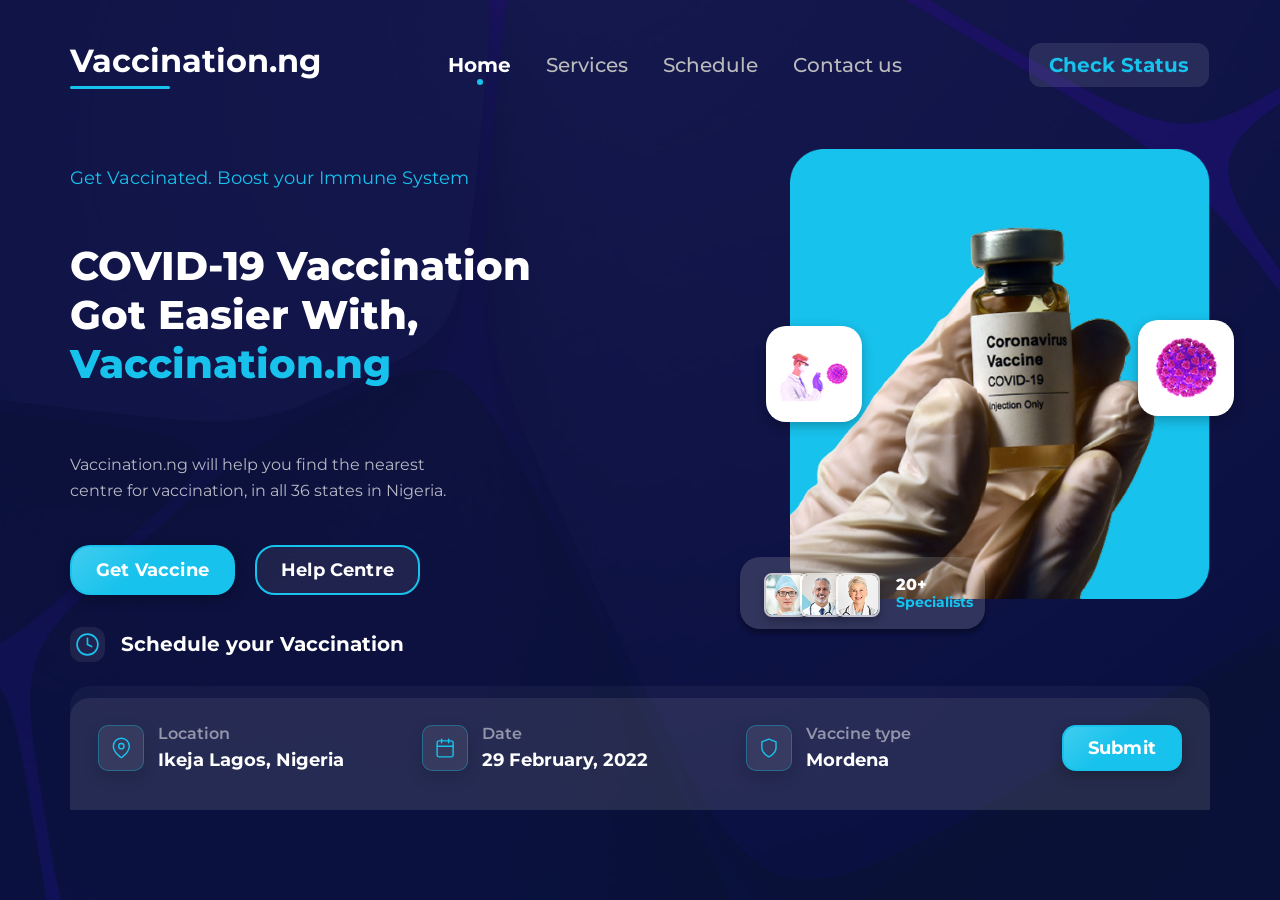
<file: templates/index.html>
<!DOCTYPE html>
<html lang="en">
<head>
    <meta charset="UTF-8"/>
    <meta name="viewport" content="width=device-width, initial-scale=1.0"/>
    <link
            rel="stylesheet"
            href="https://fonts.googleapis.com/css2?family=Montserrat:wght@700;800&display=swap"
    />
    <title>Vaccination</title>
    <link rel="stylesheet" href="../css/bg_style.css"/>
    <link rel="stylesheet" href="../css/header_style.css"/>
    <link rel="stylesheet" href="../css/main.css"/>
</head>

<body>
<div class="rectangle-div">
</div>
<section>
    <!-- HEADER -->
    <header>
        <div class="vaccinationng-parent">
            <a href="#home" class="vaccinationng">Vaccination.ng</a>
            <div class="group-child">
            </div>
        </div>

        <nav aria-label="Primary navigation">
            <ul>
                <li><a href="#home" class="is active">Home</a></li>
                <li><a href="#services">Services</a></li>
                <li><a href="#schedule">Schedule</a></li>
                <li><a href="#contact">Contact us</a></li>
            </ul>
        </nav>
        <a href="#checkstatus" class="check-status">Check Status</a>
    </header>

    <!-- MAIN -->
    <main>
        <!-- Group 4 -->
        <section class="group4">
            <div class="hero-left">
                <p class="hero__eyebrow">Get Vaccinated. Boost your Immune System</p>

                <div class="covid-19-vaccination-got-container">
                    <p class="covid-19-vaccination">COVID-19 Vaccination</p>
                    <p class="covid-19-vaccination">Got Easier With,</p>
                    <p class="vaccinationng1">Vaccination.ng</p>
                </div>
                <p class="hero__desc">
                Vaccination.ng will help you find the nearest <br>
                centre for vaccination, in all 36 states in Nigeria.
                </p>
                <nav class="hero-cta" aria-label="Hero actions">
                    <ul>
                        <li><a href="#get-vaccine" class="btn btn-primary">Get Vaccine</a></li>
                        <li><a href="#help-centre" class="btn btn-secondary">Help Centre</a></li>
                    </ul>
                </nav>
            </div>
            <!-- Group 22-->
            <section class="group22-parent">
                <div class="picture">
                    <img src="../img/unsplash_wnSEwHMhxho.png" alt=" ">
                </div>
                <!-- Group 17-->
                <div class="group17-sub">
                    <div class="group-child2">
                    </div>
                    <img class="doctor-taking-safety-measures-icon" alt=""
                    src="../img/doctor-taking-safety-measures-for-corona-2996940-2495209.png">
                </div>
                <!-- Group 18-->
                <div class="group18-sub">
                    <div class="group-child1">
                    </div>
                    <img class="coronavirus-2996952-2495219-icon" alt="" src="../img/coronavirus-2996952-2495219.png">
                </div>
                <!-- Group 21-->
                <div class="group21-sub">
                    <div class="rectangle-div">
                    </div>
                    <div class="group20-child">
                        <figure>
                            <img src="../img/Rectangle%209.png" alt="">
                            <img src="../img/Rectangle%2010.png" alt="">
                            <img src="../img/Rectangle%2011.png" alt="">
                        </figure>
                    </div>
                    <div class="group19-sub">
                        <b class="b">20+</b>
                        <b class="specialists">Specialists</b>
                    </div>
                </div>
            </section>
        </section>



        <!-- Group 16-->
        <section class="group16-parent">
            <!-- Group 6-->
            <section class="group6-sub">
                <div class="group5-sub">
                    <figure>
                        <img src="../svg/clock.svg" alt=" ">
                    </figure>
                </div>
                <b class="schedule-your-vaccination">Schedule your Vaccination</b>
            </section>

            <!-- Group 15-->
            <section class="group15-sub">
                <div class="rectangle4"></div>
                <div class="rectangle5"></div>
                <!-- Group 14-->
                <section class="group14-sub">
                    <!-- Group 11-->
                    <div class="group11-sub">
                        <div class=group10-sub>
                            <div class="location">Location</div>
                            <b class="ikeja-lagos-nigeria">Ikeja Lagos, Nigeria</b>
                        </div>
                        <div class=map-pin-sub>
                            <figure>
                                <img src="../svg/map-pin.svg" alt=" ">
                            </figure>
                        </div>
                    </div>
                    <!-- Group 12-->
                    <div class="group12-sub">
                        <div class=group10-1-sub>
                            <div class="date">Date</div>
                            <b class="february-2022">29 February, 2022</b>
                        </div>
                        <div class=calendar-sub>
                            <figure>
                                <img src="../svg/calendar.svg" alt=" ">
                            </figure>
                        </div>
                    </div>

                    <!-- Group 13-->
                    <div class="group13-sub">
                        <div class=group10-2-sub>
                            <div class="vaccine-type">Vaccine type</div>
                            <b class="mordena">Mordena</b>
                        </div>
                        <div class=shield-sub>
                            <figure>
                                <img src="../svg/shield.svg" alt=" ">
                            </figure>
                        </div>
                    </div>
                </section>

                <a href="#submit" class="btn btn-submit">Submit</a>
            </section>
        </section>
    </main>
</section>
</body>
</html>
</file>
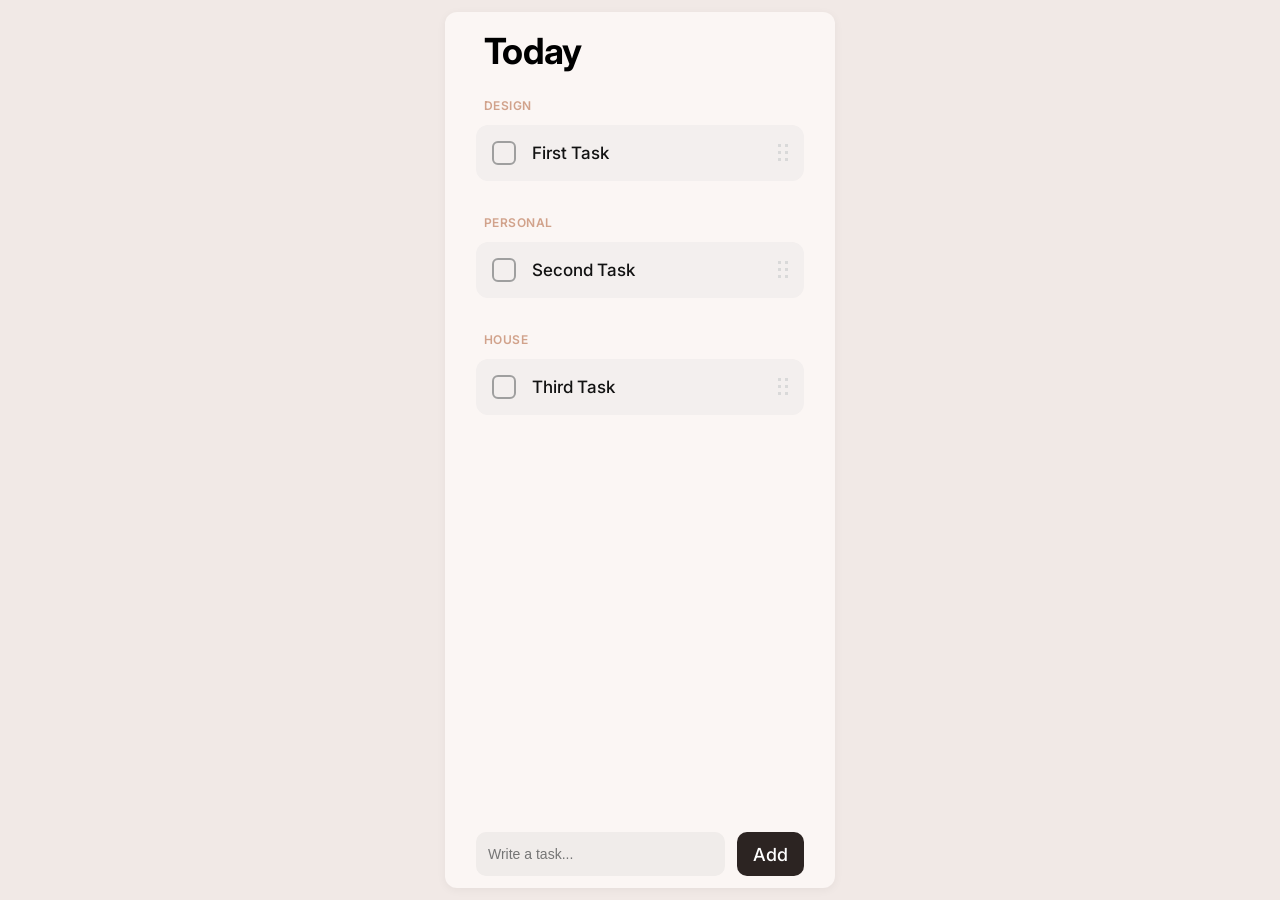
<file: todo_list/index.html>
<!doctype html>
<html lang="uk">
<head>
    <meta charset="utf-8"/>
    <meta name="viewport" content="width=device-width, initial-scale=1"/>
    <link rel="stylesheet" href="https://fonts.googleapis.com/css2?family=Inter:wght@700&display=swap"/>
    <link rel="stylesheet" href="style.css">
    <link rel="stylesheet" href="component.css">
    <title>ToDoList</title>
    <script src="./logic.js" defer></script>
</head>
<body>
<main class="app" role="main">

    <header class="app__header">
        <h1 class="app__title">Today</h1>
    </header>

    <!-- Блок категорії: DESIGN -->
    <section class="section" aria-labelledby="cat-design">
        <h2 id="cat-design" class="section__title">Design</h2>
        <!------------------------------>
        <ul class="todo" aria-describedby="cat-design">
            <li class="task" data-id="1">
                <div class="property-1default" draggable="true">
                    <div class="frame-parent">
                        <div class="frame-child" aria-hidden="true"></div>
                        <div class="my-first-task">First Task</div>
                    </div>
                    <div class="rectangle-parent" aria-label="Перетягнути, щоб змінити порядок" role="button" tabindex="0">
                        <div class="frame-item"></div><div class="frame-inner"></div>
                        <div class="rectangle-div"></div><div class="frame-child1"></div>
                        <div class="frame-child2"></div><div class="frame-child3"></div>
                    </div>
                </div>
            </li>
        </ul>
        <!------------------------------>
    </section>

    <!-- Блок категорії: PERSONAL -->
    <section class="section" aria-labelledby="cat-personal">
        <h2 id="cat-personal" class="section__title">Personal</h2>
        <!------------------------------>
        <ul class="todo" aria-describedby="cat-personal">
            <li class="task" data-id="3">
                <div class="property-1default" draggable="true">
                    <div class="frame-parent">
                        <div class="frame-child" aria-hidden="true"></div>
                        <div class="my-first-task">Second Task</div>
                    </div>
                    <div class="rectangle-parent" aria-label="Перетягнути, щоб змінити порядок" role="button" tabindex="0">
                        <div class="frame-item"></div><div class="frame-inner"></div>
                        <div class="rectangle-div"></div><div class="frame-child1"></div>
                        <div class="frame-child2"></div><div class="frame-child3"></div>
                    </div>
                </div>
            </li>
        </ul>
        <!------------------------------>
    </section>

    <!-- Блок категорії: HOUSE -->
    <section class="section" aria-labelledby="cat-house">
        <h2 id="cat-house" class="section__title">House</h2>
        <!------------------------------>
        <ul class="todo" aria-describedby="cat-house">
            <li class="task" data-id="4">
                <div class="property-1default" draggable="true">
                    <div class="frame-parent">
                        <div class="frame-child" aria-hidden="true"></div>
                        <div class="my-first-task">Third Task</div>
                    </div>
                    <div class="rectangle-parent" aria-label="Перетягнути, щоб змінити порядок" role="button"
                         tabindex="0">
                        <div class="frame-item"></div>
                        <div class="frame-inner"></div>
                        <div class="rectangle-div"></div>
                        <div class="frame-child1"></div>
                        <div class="frame-child2"></div>
                        <div class="frame-child3"></div>
                    </div>
                </div>
            </li>
        </ul>
        <!------------------------------>
    </section>

    <!-- Нижня панель -->
    <form class="add-form" autocomplete="off">
        <input
                id="new-task"
                class="add-form__input"
                type="text"
                placeholder="Write a task..."
                inputmode="text"
                aria-label="Write a task"
        />
        <button class="add-form__btn" type="submit" aria-label="Add task">
            Add
        </button>
    </form>
</main>
</body>
</html>
</file>
<file: css/bg_style.css>
body {
    margin: 0;
    width: 100%;
    background: url("../img/backround.png") no-repeat center center fixed;
    background-size: cover;
}
</file>
<file: css/header_style.css>
/* === ХЕДЕР === */
header {
    display: flex;
    justify-content: space-between;
    align-items: center;
    padding-top: 41px;
    padding-bottom: 60px;
    padding-left: 70px;
    padding-right: 71px;
    font-family: Montserrat;
}

/* === ЛОГОТИП === */
.vaccinationng-parent {
    position: relative;
}

.vaccinationng {
    font-size: 32px;
    font-weight: 700;
    color: #fff;
    text-decoration: none;
    position: relative;
    display: inline-block;
    padding-bottom: 6px;
}

.group-child {
    position: static;
    bottom: 0;
    left: 0;
    width: 100px;
    height: 3px;
    background-color: #17c2ec;
    border-radius: 2px;
}

/* === НАВІГАЦІЯ === */
nav ul {
    display: flex;
    gap: 35px;
    list-style: none;
    margin: 0;
    padding: 0;
}

nav ul li a {
    text-decoration: none;
    font-size: 20px;
    font-weight: 500;
    color: #bbb;
    transition: color 0.3s;
}

nav ul li a:hover {
    color: #fff;
}

nav ul li a.active {
    font-weight: 700;
    color: #fff;
    position: relative;
}

/* Точка під активним пунктом */
nav ul li a.active::after {
    content: "";
    position: absolute;
    bottom: -8px;
    left: 50%;
    transform: translateX(-50%);
    width: 6px;
    height: 6px;
    background: #17c2ec;
    border-radius: 50%;
}

/* === КНОПКА === */
.check-status {
    background: rgba(255, 255, 255, 0.1);
    padding: 10px 20px;
    font-size: 20px;
    border-radius: 12px;
    color: #17c2ec;
    font-weight: 700;
    text-decoration: none;
    transition: background 0.3s;
}

.check-status:hover {
    background: rgba(255, 255, 255, 0.2);
}
</file>
<file: css/main.css>
.group4 {
    display: flex;
    align-items: start;
    justify-content: space-between;
    gap: 64px;
    margin: 0 auto;
    padding: 0 70px;
}

.hero-left {
    flex: 1 1 640px;
    min-width: 0;
    margin: 0;
    padding: 0;
    color: #fff;
    font-family: "Montserrat";
    text-align: left;
    display: flex;
    flex-direction: column;
    gap: 24px;
}

.hero__eyebrow {
    width: 553px;
    font-size: 18px;
    font-family: Montserrat;
    color: #17c2ec;
    text-align: left;
}

.covid-19-vaccination {
    margin: 0;
    color: #fff;
    font-family: Montserrat;
}
.vaccinationng1 {
    width: 552px;
    font-size: 40px;
    font-weight: 800;
    margin: 0;
    color: #17c2ec;
    font-family: Montserrat;
}

.covid-19-vaccination-got-container {
    width: 552px;
    font-size: 40px;
    font-weight: 800;
    font-family: Montserrat;
    margin-top: 10px;
    text-align: left;
    color: #fff;
}

.hero__desc {
    max-width: 630px;
    font-size: 16px;
    line-height: 1.65;
    color: rgba(255, 255, 255, 0.7);
    margin-top: 40px;
    font-family: Montserrat;
    text-align: left;
}

.group22-parent {
    position: relative;
    flex: 0 0 clamp(420px, 38vw, 260px);
    align-self: center;
    display: flex;
    align-items: center;
    justify-content: center;
}

.group22-parent > .picture {
    width: 100%;
    display: flex;
    align-items: center;
    justify-content: center;
    overflow: visible;
}

.group22-parent > .picture img {
    width: 100%;
    height: auto;
    display: block;
    border-radius: 28px;
    object-fit: contain;
}


.group17-sub,
.group18-sub {
    position: absolute;
    z-index: 2;
    width: 96px;
    height: 96px;
}

.group17-sub {
    left: -24px;
    top: 50%;
    transform: translateY(-50%);
}

.group18-sub {
    right: -24px;
    top: 38%;
}

.group17-sub .group-child2,
.group18-sub .group-child1 {
    position: absolute;
    inset: 0;
    background: #fff;
    border-radius: 20px;
    box-shadow: 0 4px 12px rgba(0, 0, 0, 0.25);
}

.group17-sub img,
.group18-sub img {
    position: absolute;
    inset: 0;
    margin: auto;
    width: 70%;
    height: 70%;
    object-fit: contain;
}

.group22-parent .group21-sub {
    position: absolute;
    left: -50px;
    bottom: -30px;
    z-index: 3;
    display: flex;
    align-items: center;
    gap: 12px;
    padding: 8px 12px;
    min-height: 56px;
    box-shadow: 0px 4px 4px rgba(0, 0, 0, 0.25), 0px 4px 4px rgba(0, 0, 0, 0.1);
    border-radius: 20px;
    background-color: rgba(196, 196, 196, 0.2);
    color: #fff;
}

.group22-parent .group20-child {
    position: relative;
    width: 116px;
    height: 40px;
}

.group22-parent .group20-child figure {
    margin: 0;
}

.group22-parent .group20-child figure img {
    position: absolute;
    top: 0;
    width: 40px;
    height: 40px;
    object-fit: cover;
    border-radius: 8px;
    box-shadow: 0 4px 10px rgba(0, 0, 0, 0.25);
    border: 2px solid rgba(255, 255, 255, 0.7);
}

.group22-parent .group20-child figure img:nth-child(1) {
    left: 0;
}
.group22-parent .group20-child figure img:nth-child(2) {
    left: 36px;
}
.group22-parent .group20-child figure img:nth-child(3) {
    left: 72px;
}

.group22-parent .group19-sub {
    display: flex;
    flex-direction: column;
    align-items: flex-start;
    gap: 0;
    line-height: 1;
    margin-left: 4px;
    white-space: nowrap;
}

.group22-parent .group19-sub .b {
    font-weight: 800;
    font-size: 16px;
    font-family: "Montserrat";
    color: #fff;
}

.group22-parent .group19-sub .specialists {
    font-weight: 700;
    font-size: 14px;
    color: #17c2ec;
    font-family: "Montserrat";
    margin-top: 2px;
}

.group7-parent nav ul {
    display: flex;
    gap: 20px;
    list-style: none;
    margin: 40px 0 0;
    padding: 0px 70px;
}

.group7-parent nav ul li {
    margin: 0;
}

.hero-cta ul {
    display: flex;
    gap: 20px;
    list-style: none;
    padding: 0;
    margin: 0;
}

.hero-cta li {
    display: inline-flex;
}

.hero-cta .btn {
    display: inline-flex;
    align-items: center;
    justify-content: center;
}

.btn {
    display: inline-flex;
    align-items: center;
    justify-content: center;
    text-decoration: none;
    font-family: "Montserrat";
    font-weight: 700;
    font-size: 18px;
    line-height: 1;
    letter-spacing: .01em;
    padding: 14px 24px;
    border-radius: 20px;
    border: 2px solid transparent;
    transition: transform .06s ease, background .2s ease, border-color .2s ease, filter .2s ease;
    color: #fff;
}

.btn-primary {
    position: relative;
    background: #17c2ec;
    box-shadow: 0 4px 14px rgba(0, 0, 0, 0.25);
    overflow: hidden;
}

.btn-primary::after {
    content: "";
    position: absolute;
    inset: 0;
    background: linear-gradient(140deg, rgba(255, 255, 255, 0.18) 0%, rgba(255, 255, 255, 0) 45%);
    pointer-events: none;
}

.btn-primary:hover {
    filter: brightness(1.06);
    transform: translateY(-1px);
}

.btn-primary:active {
    transform: translateY(0);
}

.btn-secondary {
    background: rgba(196, 196, 196, 0.1);
    border-color: #17c2ec;
}

.btn-secondary:hover {
    background: rgba(196, 196, 196, 0.16);
}

.btn:focus-visible {
    outline: none;
    box-shadow: 0 0 0 3px rgba(23, 194, 236, 0.35);
}

.btn-submit {
    background: #17c2ec;
    color: #fff;
    padding: 12px 24px;
    border-radius: 14px;
    border: 2px solid rgba(23, 194, 236, 0.9);
    box-shadow: 0 4px 14px rgba(0, 0, 0, 0.25);
    position: relative;
    overflow: hidden;
}

.btn-submit::after {
    content: "";
    position: absolute;
    inset: 0;
    background: linear-gradient(140deg, rgba(255, 255, 255, 0.18) 0%, rgba(255, 255, 255, 0) 45%);
    pointer-events: none;
}

.btn-submit:hover {
    filter: brightness(1.06);
    transform: translateY(-1px);
    transition: .15s ease;
}

.btn-submit:active {
    transform: translateY(0);
}

.group16-parent {
    margin: 0;
    padding-left: 70px;
    padding-right: 70px;
}


.group6-sub {
    display: flex;
    align-items: center;
    gap: 16px;
    margin-top: 28px;
    margin-bottom: 0;
    color: #fff;
    font-family: "Montserrat";
}

.group5-sub {
    width: 35px;
    height: 35px;
    border-radius: 12px;
    background: rgba(196, 196, 196, 0.1);
    position: relative;
    display: flex;
    align-items: center;
    justify-content: center;
    overflow: hidden;
}

.group5-sub figure {
    margin: 0;
    width: 100%;
    height: 100%;
    display: grid;
    place-items: center;
}

.group5-sub img {
    width: 25px;
    height: 25px;
    display: block;
}

.schedule-your-vaccination {
    font-weight: 700;
    font-size: 20px;
    line-height: 1.1;
    white-space: nowrap;
}

.group15-sub {
    position: relative;
    margin-top: 24px;
    padding: 29px 28px;
    display: grid;
    grid-template-columns: 1fr auto;
    align-items: center;
    gap: 28px;
    font-family: "Montserrat";
    color: #fff;
    border-radius: 20px 20px 0 0;
    overflow: hidden;
    min-height: 66px;
}
.rectangle5 {
    position: absolute;
    inset: 0;
    border-radius: inherit;
    background: rgba(196, 196, 196, 0.05);
    z-index: 0;
    pointer-events: none;
}

.rectangle4 {
    position: absolute;
    left: 0;
    right: 0;
    bottom: 0;
    top: 12px;
    border-radius: inherit;
    background: rgba(196, 196, 196, 0.1);
    z-index: 0;
    pointer-events: none;
}

.group14-sub {
    grid-column: 1 / 2;
    z-index: 1;
    display: grid;
    grid-template-columns: repeat(3, minmax(0, 1fr));
    gap: 36px;
}

.group11-sub,
.group12-sub,
.group13-sub {
    display: flex;
    align-items: center;
    gap: 14px;
    min-width: 0;
}

.map-pin-sub,
.calendar-sub,
.shield-sub {
    order: -1;
    flex: 0 0 44px;
    width: 44px;
    height: 44px;
    border-radius: 10px;
    background: rgba(196, 196, 196, 0.1);
    border: 1px solid rgba(23, 194, 236, 0.35);
    box-shadow: 0 6px 16px rgba(0, 0, 0, 0.15);
    display: grid;
    place-items: center;
    overflow: hidden;
    cursor: default;
    user-select: none;
    position: relative;
}

.map-pin-sub::after,
.calendar-sub::after,
.shield-sub::after {
    content: "";
    position: absolute;
    inset: 0;
    border-radius: inherit;
    pointer-events: none;
}

.map-pin-sub figure,
.calendar-sub figure,
.shield-sub figure {
    margin: 0;
}

.map-pin-sub img,
.calendar-sub img,
.shield-sub img {
    width: 22px;
    height: 22px;
    display: block;
}

.group10-sub,
.group10-1-sub,
.group10-2-sub {
    display: flex;
    flex-direction: column;
    gap: 6px;
    min-width: 0;
}

.location,
.date,
.vaccine-type {
    font-size: 16px;
    font-weight: 600;
    color: rgba(255, 255, 255, 0.5);
}

.ikeja-lagos-nigeria,
.february-2022,
.mordena {
    font-size: 18px;
    font-weight: 700;
    color: #fff;
    white-space: nowrap;
    overflow: hidden;
    text-overflow: ellipsis;
}

.btn-submit {
    grid-column: 2 / 2;
    justify-self: end;
    z-index: 1;
}
</file>
<file: todo_list/style.css>
*, *::before, *::after {
    box-sizing: border-box;
}

html, body {
    height: 100%;
}

body {
    margin: 0;
    font-family: Inter;
    background: #f1e9e6;
    display: grid;
    place-items: start center;
    min-height: 100dvh;
    overflow: hidden;
    padding: 12px 0;
}


/*app*/

.app {
    width: min(100vw, 390px);
    height: calc(100dvh - 24px);
    overflow: auto;
    -webkit-overflow-scrolling: touch;
    scrollbar-gutter: stable both-edges;
    display: flex;
    flex-direction: column;
    border-radius: 12px;
    background: #fbf6f4;
    box-shadow: 0 2px 10px rgba(0, 0, 0, .05);
    padding-bottom: env(safe-area-inset-bottom);
    position: relative;
}


/*Today*/

.app__header {
    padding: 20px 24px 0;
}

.app__title {
    margin: 0 0 8px;
    font-size: 36px;
    letter-spacing: -0.02em;
    line-height: 1.1;
}


/* section*/

.section {
    padding: 10px 16px;
}

.section__title {
    margin: 8px 8px 6px;
    font-size: 12px;
    letter-spacing: 0.04em;
    font-weight: 600;
    text-transform: uppercase;
    color: #d1a28b;
}

.section:last-of-type {
    padding-bottom: 88px;
}

.todo-list {
    list-style: none;
    margin: 0;
    padding: 0 8px;
}

.todo-item {
    display: grid;
    grid-template-columns: 22px 1fr;
    gap: 10px;
    align-items: center;
    background: #f0ecea;
    border-radius: 10px;
    padding: 12px;
    margin: 10px 0;
}

.todo-item__checkbox {
    width: 18px;
    height: 18px;
}

.todo-item__title {
    display: block;
    font-size: 14px;
}

.todo-item__note {
    display: block;
    font-size: 12px;
    opacity: .8;
    margin-top: 4px;
}


/* panel bar */

.add-form {
    margin-top: auto;
    position: sticky;
    bottom: 0;
    z-index: 2;

    padding: 12px 16px max(12px, env(safe-area-inset-bottom));
    background: #fbf6f4;

    display: grid;
    grid-template-columns: 1fr auto;
    gap: 12px;
}

.add-form__input {
    width: 100%;
    border: 0;
    outline: none;
    background: #f0ecea;
    border-radius: 10px;
    padding: 14px 12px;
    font-size: 14px;
}

.add-form__btn {
    border: 0;
    border-radius: 10px;
    padding: 0 16px;
    font-family: Inter;
    font-weight: 500;
    font-size: 18px;
    background: #2c2422;
    color: #fff;
    cursor: pointer;
    height: 44px;
}
</file>
<file: todo_list/component.css>
/* Лівий "кружок"-чекбокс*/
.frame-child {
    width: 24px;
    height: 24px;
    border: 2px solid #9f9f9f;
    border-radius: 5.99px;
    box-sizing: border-box;
}

.my-first-task {
    position: relative;
    font-size: 17px;
    font-weight: 500;
}

.frame-parent {
    display: flex;
    flex-direction: row;
    align-items: center;
    justify-content: flex-start;
    gap: 16px;
}


/* Контейнер ручки */
.rectangle-parent {
    position: relative;
    width: 10px;
    height: 18px;
    cursor: grab;
}

.frame-item,
.frame-inner,
.rectangle-div,
.frame-child1,
.frame-child2,
.frame-child3 {
    position: absolute;
    background-color: #d9d9d9;
    width: 3px;
    height: 3px;
}

.frame-item {
    top: 0.5px;
    left: 0px;
}

.frame-inner {
    top: 0.5px;
    left: 7px;
}

.rectangle-div {
    top: 7.5px;
    left: 0px;
}

.frame-child1 {
    top: 7.5px;
    left: 7px;
}

.frame-child2 {
    top: 14.5px;
    left: 0px;
}

.frame-child3 {
    top: 14.5px;
    left: 7px;
}

/*обгортка*/
.property-1default {
    position: relative;
    display: flex;
    flex-direction: row;
    align-items: center;
    justify-content: space-between;

    width: 100%;
    height: 56px;
    padding: 16px;
    gap: 0;

    border-radius: 12px;
    background-color: #F3EFEE;
    box-sizing: border-box;

    text-align: left;
    font-size: 18px;
    color: #121212;
    font-family: Inter;
}


/*Список задач */
.todo {
    margin: 0;
    list-style: none;
    display: grid;
    gap: 8px;
    min-height: 56px;
    padding: 6px 0;
}

.todo.empty {
    outline: 1.5px dashed #e6e0dc;
    border-radius: 12px;
}

.todo.empty.dropping {
    background: #fbf6f4;
}


/* Стилі для Drag and drop*/

.task.dragging .property-1default {
    opacity: .6;
    transform: scale(.995);
}

.task.drop-target::before {
    content: "";
    display: block;
    height: 4px;
    margin: -6px 0 2px;
    border-radius: 999px;
    background: #d0d0d0;
}

.task.dragging .rectangle-parent {
    cursor: grabbing;
}


/* Кнопка - виконано */
.task.done .my-first-task {
    color: #9f9f9f;
}

.task.done .frame-child {
    position: relative;
    background: #9f9f9f;
    border-color: #9f9f9f;
}

.task.done .frame-child::after {
    content: "";
    position: absolute;
    inset: 0;
    background-repeat: no-repeat;
    background-position: center;
    background-size: 16px 16px;
    background-image: url("data:image/svg+xml,%3Csvg xmlns='http://www.w3.org/2000/svg' viewBox='0 0 24 24' fill='none' stroke='white' stroke-width='3' stroke-linecap='round' stroke-linejoin='round'%3E%3Cpolyline points='6 12 10 16 18 8'/%3E%3C/svg%3E");
}
</file>
